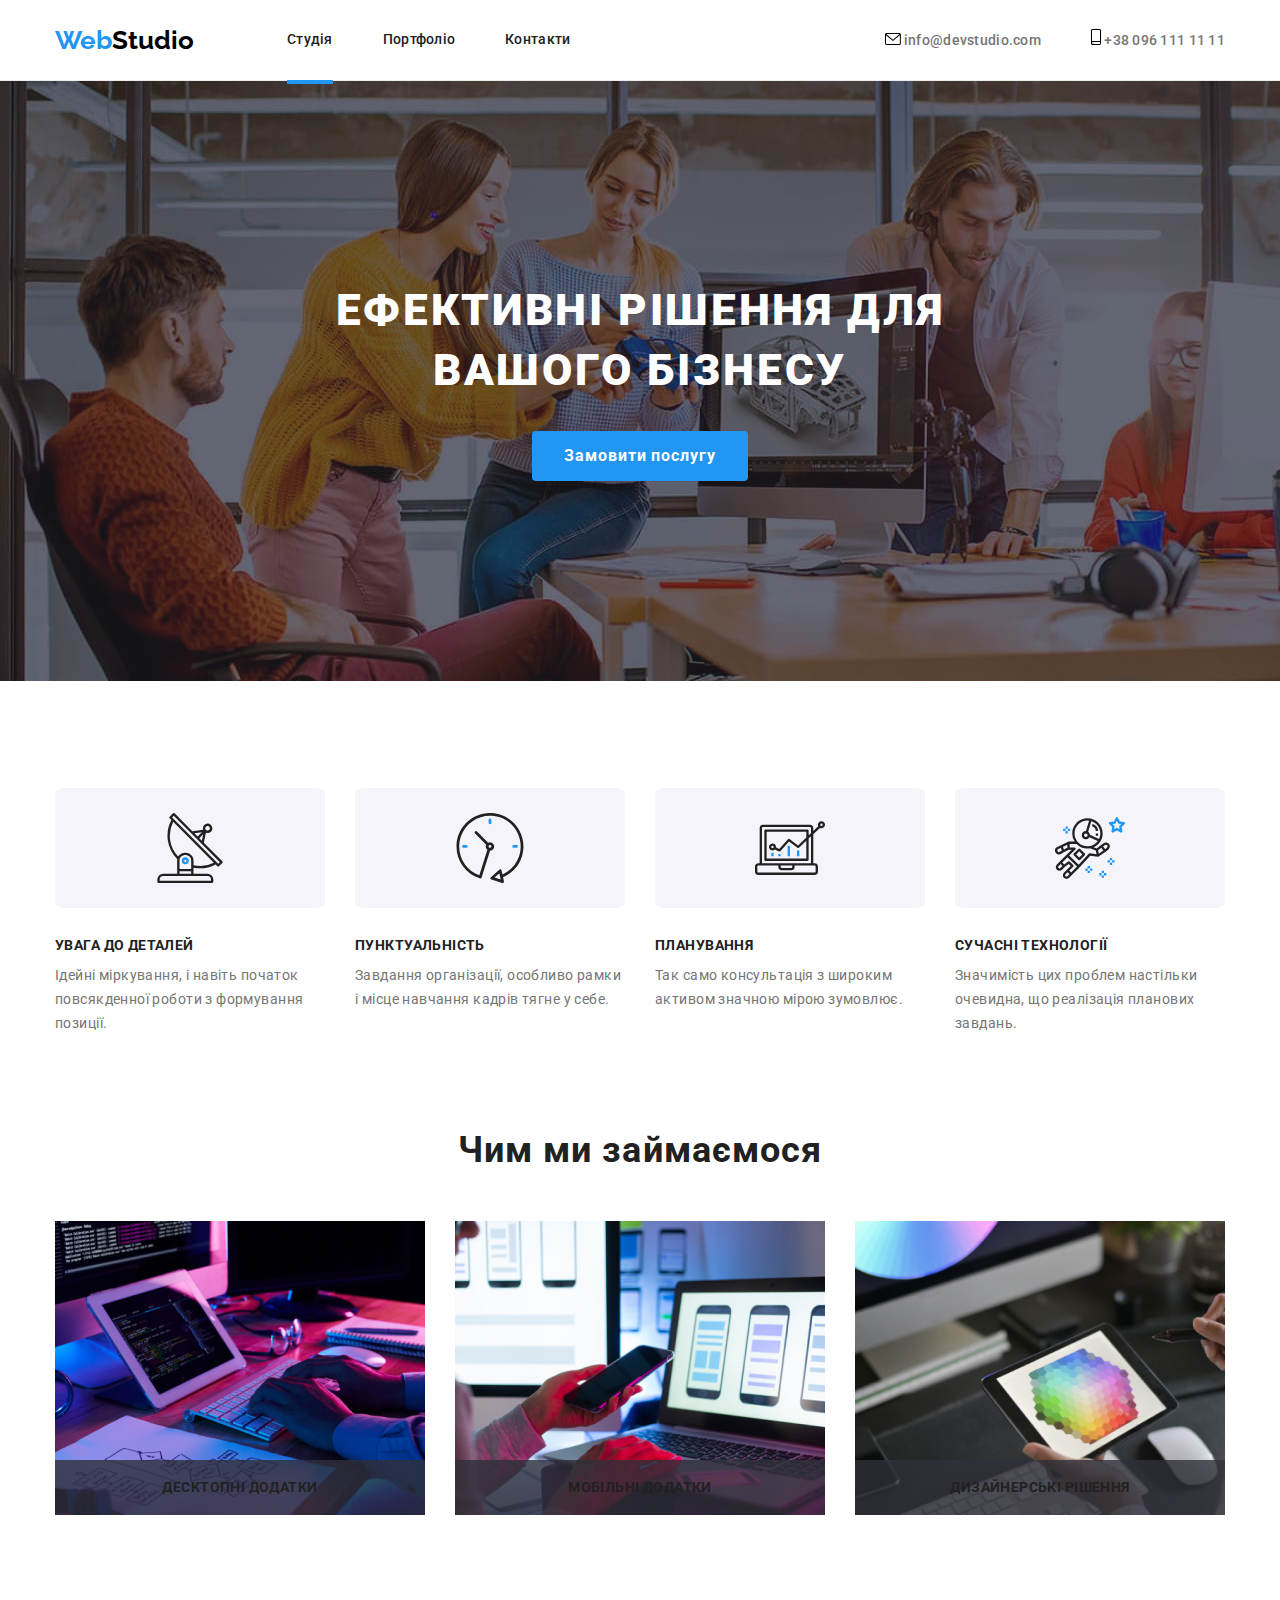
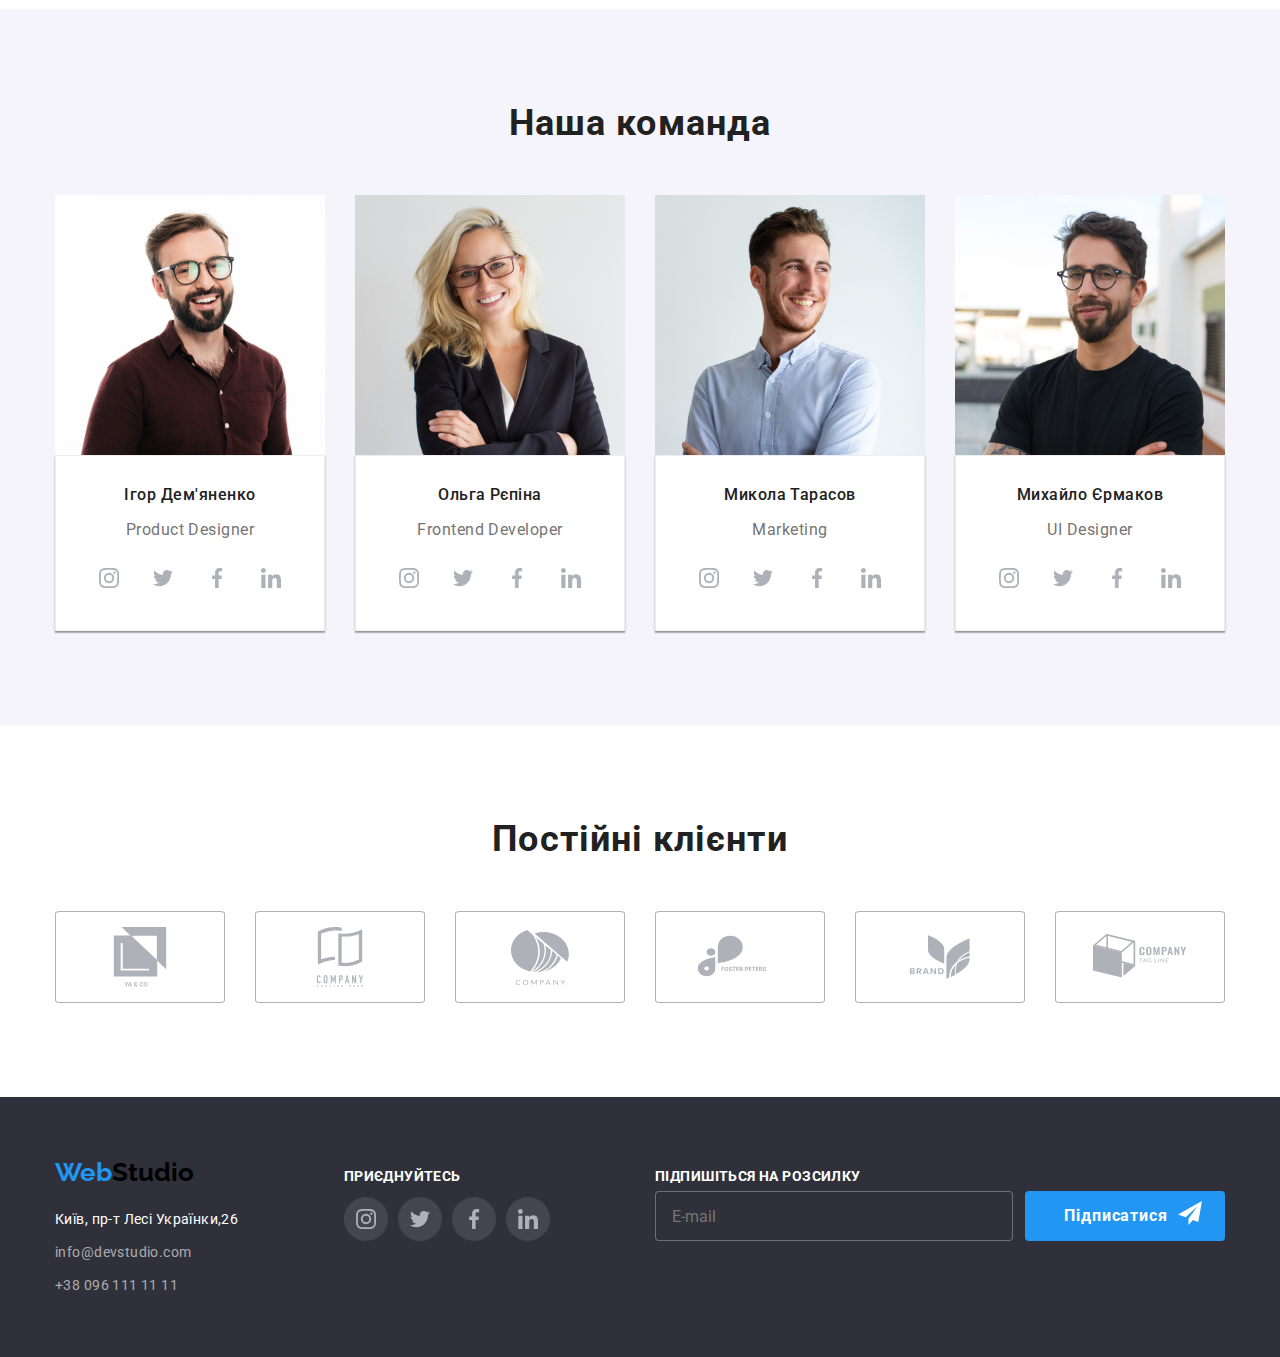
<file: index.html>
<!DOCTYPE html>
<html lang="uk">
  <head>
    <meta charset="UTF-8" />
    <meta http-equiv="X-UA-Compatible" content="IE=edge" />
    <meta name="viewport" content="width=device-width, initial-scale=1.0" />
    <title>студія</title>
    <link rel="stylesheet" href="https://fonts.googleapis.com/css2?family=Raleway:wght@700&family=Roboto:wght@400;500;700;900&display=swap">
    <link rel="stylesheet" href=" https://cdnjs.cloudflare.com/ajax/libs/modern-normalize/1.1.0/modern-normalize.min.css">
    <link rel="stylesheet" href="./css/styles.css">
    <link rel="stylesheet" href="./css/main.min.css">
  </head>
  <body>
 <section class="section-header">
    <div class="container section-header__container"> 
      <header class="header section-header__header">
        <nav class="section-header__menu">
          <span class="logo"> <a href="/" class="logo__web">Web<span class="logo__studio">Studio</span></a></span>
    
          <ul class="navigation">
            <li class="navigation__item index-main"> <a href="#" class="navigation__link">Студія</a></li>
            <li class="navigation__item"><a href="./portfolio.html" class="navigation__link">Портфоліо</a></li>
            <li class="navigation__item"><a href="#" class="navigation__link">Контакти</a></li>
          </ul>
    
          <ul class="contact">
            <li class="contact__item"><a href="mailto:" class="contact__adress-item"> 
              <svg class="contact__post-icon" width="16px" height="12px">
                <use href="./images/icons.svg#icon-envelope-hover"></use>
              </svg>
              info@devstudio.com </a></li>
           
              <li class="contact__item"><a href="tel:+380961111111" class="contact__adress-item">
              <svg class="contact__post-icon" width="10px" height="16px">
                <use href="./images/icons.svg#icon-smartphone"></use>
              </svg>
              +38 096 111 11 11</a></li>
          </ul>
        </nav>
      </header>
      </div>
      </section>

    <main>
      <!-----------------------------HERO------------------------>
    <section class="hero">
          <div class="container hero__container">
          <h1 class="hero__slogan">Ефективні рішення для вашого бізнесу</h1>
          <button type="button" class="hero__button-order" data-modal-open>Замовити послугу</button>
        </div>
    </section>
     <!-------------------------PREFERENS----------------->
        <section class="preferens">
        <div class="container">
        <h2 class="hide">переваги</h2>
        <ul class="preferens-icons">
          <li class="preferens-point">
            <svg class="second-icon" width="70px" height="70px">
              <use href="./images/icons.svg#icon-antenna"></use>
            </svg>
          </li>

          <li class="preferens-point">
            <svg class="second-icon" width="70px" height="70px">
              <use href="./images/icons.svg#icon-clock"></use>
            </svg>
          </li>
          <li class="preferens-point">
            <svg class="second-icon" width="70px" height="70px">
              <use href="./images/icons.svg#icon-diagram"></use>
            </svg>
          </li>
          <li class="preferens-point">
          <svg class="second-icon" width="70px" height="70px">
          <use href="./images/icons.svg#icon-astronaut"></use>
          </svg></li>

        </ul>

        <ul class="list-preferens">
          <li class="caption-text">
            <h3 class="caption">УВАГА ДО ДЕТАЛЕЙ</h3>
            <p class="text">Ідейні міркування, і навіть початок повсякденної роботи з формування позиції.</p>
          </li>
          <li class="caption-text">
            <h3 class="caption">ПУНКТУАЛЬНІСТЬ</h3>
            <p class="text">Завдання організації, особливо рамки і місце навчання кадрів тягне у себе.</p>
          </li>
          <li class="caption-text">
            <h3 class="caption">ПЛАНУВАННЯ</h3>
            <p class="text">Так само консультація з широким активом значною мірою зумовлює.</p>
          </li>
          <li class="caption-text">
            <h3 class="caption">СУЧАСНІ ТЕХНОЛОГІЇ</h3>
            <p class="text">Значимість цих проблем настільки очевидна, що реалізація планових завдань.</p>
          </li>
        </ul>
        </div>
      </section>
      
     <!----------------------------EXAMPLE----------------->
      <section class="section container-example">
        <div class="container">
        <h2 class="subtitle"> Чим ми займаємося</h2>
        <ul class="list-example">
          <li class="image-example">
            <div class="position">
            <img src="images/box1.jpg" alt="монітор, клавіатура" width="370" height="294" />
            <p class="text-doing">десктопні додатки</p>
          </div>
             

          </li>
          <li class="image-example">
            <div class="position">
              <img src="images/box2.jpg" alt="телефон і ноутбук" width="370" height="294" />
        
                <p class="text-doing">мобільні додатки</p>
              </div>
             
            </li>
          <li class="image-example">
            <div class="position">
              <img src="images/box3.jpg" alt="планшет" width="370" height="294" />
              
                <p class="text-doing">дизайнерські рішення</p>
            
              </div>
            </li>
        </ul>
        </div>
        </section>
      
    <!----------------------------TEAM----------------->
        <section class="section container-team">
        <div class="container ">
        
        <h2 class="submite-text">Наша команда</h2>
        <ul class="list-style">
          <li class="card">
            <img src="images/teamcard1.jpg" alt="ігор дем'яненко" class="no-gap" width="270" height="260" />
            <div class="wrapper-team"> 
              <h3 class="headline">Ігор Дем'яненко</h3>
            <p class="headline-text">Product Designer</p>
            <ul class="soc-list">
            <li class="soc-item">
              <a class="soc-link" href="#">
                <svg class="icon" width="20px" height="20px">
                  <use href="./images/icons.svg#icon-instagram"></use>
                </svg>
              </a>
            </li>
            <li class="soc-item">
              <a class="soc-link" href="#">
                <svg class="icon" width="20px" height="20px">
                  <use href="./images/icons.svg#icon-twitter"></use>
                </svg>
              </a>
            </li>
            <li class="soc-item">
              <a class="soc-link" href="#">
                <svg class="icon" width="20px" height="20px">
                  <use  href="./images/icons.svg#icon-facebook"></use>
                </svg>
              </a>
            </li>
            <li class="soc-item">
              <a class="soc-link" href="#">
                <svg class="icon" width="20px" height="20px">
                  <use href="./images/icons.svg#icon-linkedinnew"></use>
                </svg>
              </a>
            </li>
          </ul>
          </div>
          </li>
          
          <li class="card">
            <img src="images/teamcard2.jpg" alt="ольга рєпіна" class="no-gap" width="270" height="260" />
            <div class="wrapper-team"><h3 class="headline">Ольга Рєпіна</h3>
            <p class="headline-text">Frontend Developer</p>
            <ul class="soc-list">
              <li class="soc-item">
                <a class="soc-link" href="#">
                  <svg class="icon" width="20px" height="20px">
                    <use href="./images/icons.svg#icon-instagram"></use>
                  </svg>
                </a>
              </li>
              <li class="soc-item">
                <a class="soc-link" href="#">
                  <svg class="icon" width="20px" height="20px">
                    <use href="./images/icons.svg#icon-twitter"></use>
                  </svg>
                </a>
              </li>
              <li class="soc-item">
                <a class="soc-link" href="#">
                  <svg class="icon" width="20px" height="20px">
                    <use href="./images/icons.svg#icon-facebook"></use>
                  </svg>
                </a>
              </li>
              <li class="soc-item">
                <a class="soc-link" href="#">
                  <svg class="icon" width="20px" height="20px">
                    <use href="./images/icons.svg#icon-linkedinnew"></use>
                  </svg>
                </a>
              </li> 
            </ul>
            </div>
            </li>
          
          <li class="card">
            <img src="images/teamcard3.jpg" alt="микола тарасов" class="no-gap" width="270" height="260" />
          <div class="wrapper-team"> <h3 class="headline">Микола Тарасов</h3>
            <p class="headline-text">Marketing</p>
            <ul class="soc-list">
              <li class="soc-item">
                <a class="soc-link" href="#">
                  <svg class="icon" width="20px" height="20px">
                  <use href="./images/icons.svg#icon-instagram"></use>
                </svg>
                </a>
              </li>
              <li class="soc-item">
                <a class="soc-link" href="#">
                  <svg class="icon" width="20px" height="20px">
                    <use href="./images/icons.svg#icon-twitter"></use>
                  </svg>
                </a>
              </li>
              <li class="soc-item">
                <a class="soc-link" href="#">
                  <svg class="icon" width="20px" height="20px">
                    <use href="./images/icons.svg#icon-facebook"></use>
                  </svg>
                </a>
              </li>
              <li class="soc-item">
                <a class="soc-link" href="#">
                  <svg class="icon" width="20px" height="20px">
                    <use href="./images/icons.svg#icon-linkedinnew"></use>
                  </svg>
                </a>
              </li>
            </ul>
            </div>
            </li>
            
          </li>
          <li class="card">
            <img src="images/teamcard4.jpg" alt="михайло єрмаков" class="no-gap" width="270" height="260" />
            <div class="wrapper-team"><h3 class="headline">Михайло Єрмаков</h3>
            <p class="headline-text">UI Designer</p>
            <ul class="soc-list">
              <li class="soc-item">
                <a class="soc-link" href="#">
                  <svg class="icon" width="20px" height="20px">
                    <use href="./images/icons.svg#icon-instagram"></use>
                  </svg>
        
                </a>
              </li>
              <li class="soc-item">
                <a class="soc-link" href="#">
                  <svg class="icon" width="20px" height="20px">
                    <use href="./images/icons.svg#icon-twitter"></use>
                  </svg>
                </a>
              </li>
              <li class="soc-item">
                <a class="soc-link" href="#">
                  <svg class="icon" width="20px" height="20px">
                    <use href="./images/icons.svg#icon-facebook"></use>
                  </svg>
                </a>
              </li>
              <li class="soc-item">
                <a class="soc-link" href="#">
                  <svg class="icon" width="20px" height="20px">
                    <use href="./images/icons.svg#icon-linkedinnew"></use>
                  </svg>
                </a>
              </li>
            </ul>
            </div>
            </li>
        </ul>
        </div>
      </section> 
    
    <!-----------------------------CUSTOMERS----------------->
       <section class="section">
          <div class="container ">
          
            <h2 class="container__submite-text">Постійні клієнти</h2>
            <ul class="customers">
              <li class="custumers__item">
                <a class="customers__link" href="#">
                  <svg class="customers__icon" width="106px" height="60px">
                    <use href="./images/icons.svg#icon-ya"></use>
                  </svg>
                </a>
              </li>
             
              <li class="custumers__item">
                <a class="customers__link" href="#">
                  <svg class="customers__icon" width="106px" height="60px">
                    <use href="./images/icons.svg#icon-companytag"></use>
                  </svg>
                </a>
              </li>
              <li class="custumers__item">
                <a class="customers__link" href="#">
                  <svg class="customers__icon" width="106px" height="60px">
                    <use href="./images/icons.svg#icon-company"></use>
                  </svg>
                </a>
              </li>

              <li class="custumers__item">
                <a class="customers__link" href="#">
                  <svg class="customers__icon" width="106px" height="60px">
                    <use href="./images/icons.svg#icon-foster"></use>
                  </svg>
                </a>
              </li>

              <li class="custumers__item">
                <a class="customers__link" href="#">
                  <svg class="customers__icon" width="106px" height="60px">
                    <use href="./images/icons.svg#icon-brand"></use>
                  </svg>
                </a>
              </li>

              <li class="custumers__item">
                <a class="customers__link" href="#">
                  <svg class="customers__icon" width="106px" height="60px">
                    <use href="./images/icons.svg#icon-companyline"></use>
                  </svg>
                </a>
              </li>

            </ul>
            </div>
       </section>
    </main>

<div class="backdrop is-hidden" data-modal>
  <div class="modal">
    <button class="modal-close"data-modal-close > 
      <svg class="icon-close" width="18px" height="18px"><use href="./images/icons.svg#icon-close"></use></svg>
    </button>
    <p class="modal-title">Залиште свої дані, ми вам передзвонимо</p>
   
    <form class="modal-form">

      <div class="form-wrapper">
      <label for="user-text" class="input-label"> Ім'я</label>
      <span class="input-wrapper">
      <input type="text" id="user-text"  name="user-name" class="modal-input" required/>
      <svg class="modal-icon" width="18px" height="18px">
        <use href="./images/icons.svg#icon-person-black"></use> </svg>
        </span>
      </div>

      <div class="form-wrapper">
      <label for="user-email" class="input-label">Пошта</label>
      <span class="input-wrapper">
      <input type="email" id="user-email" name="user-email" class="modal-input" required/>
          <svg class="modal-icon" width="18px" height="18px">
            <use href="./images/icons.svg#icon-email-black"></use>
          </svg>
      </span>
          </div>
        
      <div class="form-wrapper">
      <label for="user-tel" class="input-label">Телефон </label>
      <span class="input-wrapper">
      <input type="tel" id="user-tel" name="user-tel" class="modal-input" required/>
      <svg class="modal-icon" width="18px" height="18px">
        <use href="./images/icons.svg#icon-phone-black"></use>
      </svg>
      </span>
      </div>
    
      <div class="form-wrapper"> 
  <label for="user-comment" class="input-label">Коментар</label>
  <textarea name="user-text"
   id="user-comment" 
   class="modal-comment"
   placeholder="Введіть текст"
   ></textarea>
</div>

<div class="form-wrapper-check">
 <input 
 type="checkbox" 
 name="agree" id="agree" 
 class="modal-checkbox hide"
 required/>
 <label for="agree"
  class="check-text">
  <span>
    <svg class="icon-check" width="16px" height="15px">
    <use href="./images/icons.svg#icon-check"></use>
  </svg>
</span>
  <p class="agreement">Погоджуюсь з розсилкою та приймаю</p> <a href="#"class="check-link">Умови договору</a>
</label>
</div>
      <button type="submit" class="button-subscribe"> Відправити</button>
    </form>
  </div>
</div>

    <footer class="footer">
      <div class="container footer__container">
        <div class="footer__details">
        <span class="logo"> <a href="/" class="logo__web">Web<span class="logo__studio">Studio</span></a></span>
        <ul class="address">
          <li class="address__point"> <a class="address__item" href="#">Київ, пр-т Лесі Українки,26 </a></li>
          <li class="address__point"> <a class="address__mail" href="mailto:">info@devstudio.com</a></li>
          <li class="address__point"> <a class="address__tel" href="tel:+380961111111">+38 096 111 11 11</a></li>
        </ul>
        </div>

        <div class="join">
          <h4 class="join__title">ПРИЄДНУЙТЕСЬ</h4>
          <ul class="soc-list join__list">
            <li class="soc-item join__item">
              <a class="soc-link join__link" href="#">
                <svg class="icon join__icon" width="20px" height="20px">
                  <use href="./images/icons.svg#icon-instagram"></use>
                </svg>
              </a>
            </li>
            <li class="soc-item join__item">
              <a class="soc-link join__link" href="#">
                <svg class="icon join__icon" width="20px" height="20px">
                  <use href="./images/icons.svg#icon-twitter"></use>
                </svg>
              </a>
            </li>
            <li class="soc-item join__item">
              <a class="soc-link join__link" href="#">
                <svg class="icon  join__icon" width="20px" height="20px">
                  <use href="./images/icons.svg#icon-facebook"></use>
                </svg>
              </a>
            </li>
            <li class="soc-item join__item">
              <a class="soc-link join__link" href="#">
                <svg class="icon  join__icon" width="20px" height="20px">
                  <use href="./images/icons.svg#icon-linkedinnew"></use>
                </svg>
              </a>
            </li>
          </ul>
        </div>

     <div class="footer-wrapper">
      <p class="input-label-footer ">підпишіться на розсилку</p>
      <form class="modal-footer">
         <span class="input-wrapper">
          <input type="text"  name="footer-email" class="footer-input" placeholder="E-mail"/>
         </span>
       
          <button type="submit" class="footer-button-wrapper">Підписатися
            <svg class="icon-send" width="24px" height="24px">
              <use href="./images/icons.svg#icon-send"></use>
            </svg>
          </button>
        </form>
        </div>
        </div>
    </footer>
    <script src="./js/modal.js"></script>
  </body>
</html>
</file>
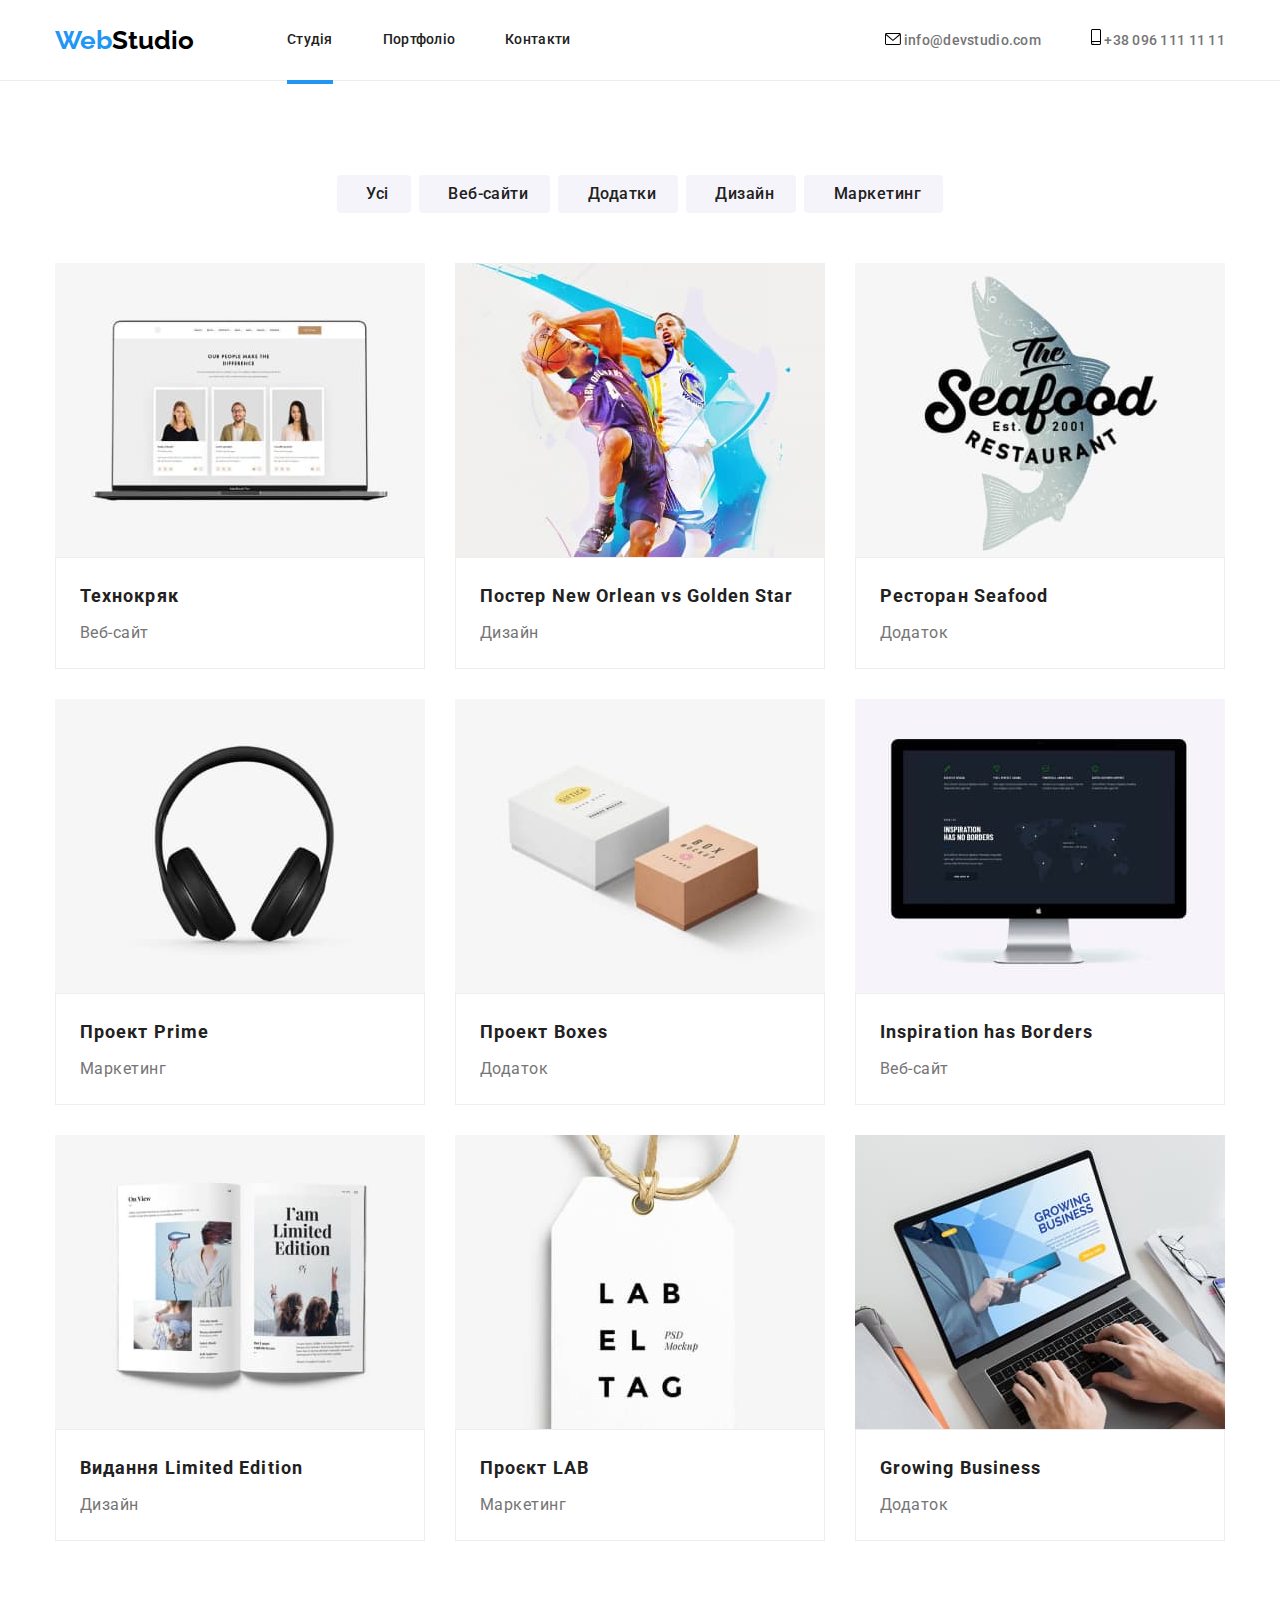
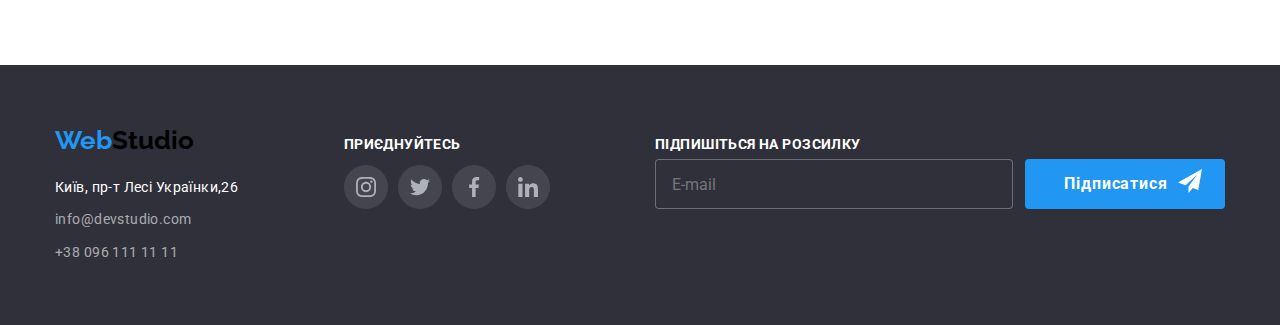
<file: portfolio.html>
<!DOCTYPE html>
<html lang="uk">

<head>
    <meta charset="UTF-8" />
    <meta http-equiv="X-UA-Compatible" content="IE=edge" />
    <meta name="viewport" content="width=device-width, initial-scale=1.0" />
    <title>портфоліо</title>
    <link href="https://fonts.googleapis.com/css2?family=Raleway:wght@700&family=Roboto:wght@400;500;700;900&display=swap" rel="stylesheet">
    <link rel="stylesheet" href=" https://cdnjs.cloudflare.com/ajax/libs/modern-normalize/1.1.0/modern-normalize.min.css">
    <link rel="stylesheet" href="./css/styles.css">
    <link rel="stylesheet" href="./css/main.min.css">
   
</head>

<body>
<section class="section-header">
    <div class="container section-header__container">
        <header class="header section-header__header">
            <nav class="section-header__menu">
                <span class="logo"> <a href="/" class="logo__web">Web<span class="logo__studio">Studio</span></a></span>

                <ul class="navigation">
                    <li class="navigation__item index-main"> <a href="#" class="navigation__link">Студія</a></li>
                    <li class="navigation__item"><a href="./portfolio.html" class="navigation__link">Портфоліо</a></li>
                    <li class="navigation__item"><a href="#" class="navigation__link">Контакти</a></li>
                </ul>

                <ul class="contact">
                    <li class="contact__item"><a href="mailto:" class="contact__adress-item">
                            <svg class="contact__post-icon" width="16px" height="12px">
                                <use href="./images/icons.svg#icon-envelope-hover"></use>
                            </svg>
                            info@devstudio.com </a></li>

                    <li class="contact__item"><a href="tel:+380961111111" class="contact__adress-item">
                            <svg class="contact__post-icon" width="10px" height="16px">
                                <use href="./images/icons.svg#icon-smartphone"></use>
                            </svg>
                            +38 096 111 11 11</a></li>
                </ul>
            </nav>
        </header>
    </div>
</section>

    <main>
        <section class="section">
            <div class="container container-main">
        <h1 class="hide">фільтри</h1>
            <ul class="list-filter"> 
                <li class="filter">
                <button type="button" class="filter-item">Усі</button></li>
                <li class="filter">
                <button type="button" class="filter-item">Веб-сайти</button></li>
                <li class="filter">
                <button type="button" class="filter-item">Додатки</button></li>
                <li class="filter">
                <button type="button" class="filter-item">Дизайн</button>
                </li>
                <li class="filter">
                <button type="button" class="filter-item">Маркетинг</button>
                </li> 
            </ul>
             <h2 class="hide">основне</h2>

            <ul class="filter-example">
                <li  class="info"> <a href="#"class="text-link">
                <div class="overlay"> <img src="images/example1.jpg" alt="працівники" class="no-gap" width="370" height="294" />
                <p class="overlay-text">Ресурс пропонує комплексні пропозиції з різним рівнем функціоналу та сервісів. Все це дозволить
                    відвідувачу отримати вичерпні відомості про компанію чи приватну особу.</p></div>
                    <div class="wrapper"> <h3 class="info-title">Технокряк</h3>
                    <p class="info-text">Веб-сайт</p>
                   
                </div>
                </a>
                   
                </li>
                <li  class="info"> <a href="#"class="text-link">
                 <div class="overlay"> <img src="images/example2.jpg" alt="баскетболісти" class="no-gap" width="370" height="294" />
                <p class="overlay-text">Ресурс пропонує комплексні пропозиції з різним рівнем функціоналу та сервісів. Все це дозволить
                    відвідувачу отримати вичерпні відомості про компанію чи приватну особу.</p>
                </div>
                 <div class="wrapper"><h3 class="info-title">Постер New Orlean vs Golden Star</h3>
                    <p class="info-text">Дизайн</p>
                </div>
                </a>   
                </li>

                

                <li class="info"><a href="#"class="text-link" >
                <div class="overlay"> <img src="images/example3.jpg" alt="риба" class="no-gap" width="370" height="294" />
                <p class="overlay-text">Ресурс пропонує комплексні пропозиції з різним рівнем функціоналу та сервісів. Все це дозволить
                    відвідувачу отримати вичерпні відомості про компанію чи приватну особу.</p>
                </div>
                    <div class="wrapper"> <h3 class="info-title">Ресторан Seafood</h3>
                    <p class="info-text">Додаток</p>
                </div>
                </a>
                      </li>

                <li class="info"><a href="#"class="text-link">
                <div class="overlay"> <img src="images/example4.jpg" alt="наушники" class="no-gap" width="370" height="294" />
                <p class="overlay-text">Ресурс пропонує комплексні пропозиції з різним рівнем функціоналу та сервісів. Все це дозволить
                    відвідувачу отримати вичерпні відомості про компанію чи приватну особу.</p>
                </div>
                    <div class="wrapper"><h3 class="info-title"> Проект Prime </h3>
                    <p class="info-text"> Маркетинг</p> 
                </div>
                </a>
                    
                </li>

                <li class="info"><a href="#"class="text-link">
                <div class="overlay">  <img src="images/example5.jpg" alt="коробки" class="no-gap" width="370" height="294" />
                <p class="overlay-text">Ресурс пропонує комплексні пропозиції з різним рівнем функціоналу та сервісів. Все це дозволить
                    відвідувачу отримати вичерпні відомості про компанію чи приватну особу.</p>
                </div>
                    <div class="wrapper"> <h3 class="info-title">Проект Boxes</h3>
                    <p class="info-text"> Додаток</p> 
                </div>
                </a>
                </li>

                <li class="info"><a href="#"class="text-link">
                <div class="overlay"> <img src="images/example6.jpg" alt="монітор" class="no-gap" width="370" height="294" />
                <p class="overlay-text">Ресурс пропонує комплексні пропозиції з різним рівнем функціоналу та сервісів. Все це дозволить
                    відвідувачу отримати вичерпні відомості про компанію чи приватну особу.</p>
                </div>
                    <div class="wrapper"> <h3 class="info-title">Inspiration has Borders</h3>
                <p class="info-text">Веб-сайт</p>
                </div>
                </a>
               </li>

        <li class="info"><a href="#"class="text-link">
        <div class="overlay"> <img src="images/example7.jpg" alt="відкрита книга" class="no-gap" width="370" height="294" />
        <p class="overlay-text">Ресурс пропонує комплексні пропозиції з різним рівнем функціоналу та сервісів. Все це дозволить
            відвідувачу отримати вичерпні відомості про компанію чи приватну особу.</p>
        </div>
            <div class="wrapper"> <h3 class="info-title">Видання Limited Edition</h3>
            <p class="info-text">Дизайн</p>
            </div>
            </a>
        </li>
        <li class="info"><a href="#"class="text-link">
        <div class="overlay"> <img src="images/example8.jpg" alt="лейб" class="no-gap" width="370" height="294" />
        <p class="overlay-text">Ресурс пропонує комплексні пропозиції з різним рівнем функціоналу та сервісів. Все це дозволить
            відвідувачу отримати вичерпні відомості про компанію чи приватну особу.</p>
        </div>
            <div class="wrapper"><h3 class="info-title">Проєкт LAB</h3>
            <p class="info-text">Маркетинг</p></div>
            </a>
        </li>
        <li class="info"><a href="#" class="text-link">
        <div class="overlay"> <img src="images/example9.jpg" alt="ноутбук" class="no-gap" width="370" height="294" />
        <p class="overlay-text">Ресурс пропонує комплексні пропозиції з різним рівнем функціоналу та сервісів. Все це дозволить
            відвідувачу отримати вичерпні відомості про компанію чи приватну особу.</p>
        </div>
            <div class="wrapper"><h3 class="info-title">Growing Business</h3>
            <p class="info-text">Додаток</p> 
            </div>
            </a>
        </li>
        </ul>
    </div>
    </section>
       
    </main>


    
<footer class="footer">
    <div class="container footer__container">
        <div class="footer__details">
            <span class="logo"> <a href="/" class="logo__web">Web<span class="logo__studio">Studio</span></a></span>
            <ul class="address">
                <li class="address__point"> <a class="address__item" href="#">Київ, пр-т Лесі Українки,26 </a></li>
                <li class="address__point"> <a class="address__mail" href="mailto:">info@devstudio.com</a></li>
                <li class="address__point"> <a class="address__tel" href="tel:+380961111111">+38 096 111 11 11</a></li>
            </ul>
        </div>

        <div class="join">
            <h4 class="join__title">ПРИЄДНУЙТЕСЬ</h4>
            <ul class="soc-list join__list">
                <li class="soc-item join__item">
                    <a class="soc-link join__link" href="#">
                        <svg class="icon join__icon" width="20px" height="20px">
                            <use href="./images/icons.svg#icon-instagram"></use>
                        </svg>
                    </a>
                </li>
                <li class="soc-item join__item">
                    <a class="soc-link join__link" href="#">
                        <svg class="icon join__icon" width="20px" height="20px">
                            <use href="./images/icons.svg#icon-twitter"></use>
                        </svg>
                    </a>
                </li>
                <li class="soc-item join__item">
                    <a class="soc-link join__link" href="#">
                        <svg class="icon  join__icon" width="20px" height="20px">
                            <use href="./images/icons.svg#icon-facebook"></use>
                        </svg>
                    </a>
                </li>
                <li class="soc-item join__item">
                    <a class="soc-link join__link" href="#">
                        <svg class="icon  join__icon" width="20px" height="20px">
                            <use href="./images/icons.svg#icon-linkedinnew"></use>
                        </svg>
                    </a>
                </li>
            </ul>
        </div>

        <div class="footer-wrapper">
            <p class="input-label-footer ">підпишіться на розсилку</p>
            <form class="modal-footer">
                <span class="input-wrapper">
                    <input type="text" name="footer-email" class="footer-input" placeholder="E-mail" />
                </span>

                <button type="submit" class="footer-button-wrapper">Підписатися
                    <svg class="icon-send" width="24px" height="24px">
                        <use href="./images/icons.svg#icon-send"></use>
                    </svg>
                </button>
            </form>
        </div>
    </div>
</footer>
<script src="./js/modal.js"></script>
</body>

</html>
</file>
<file: css/styles.css>
/*-----------------------------------------HERO----------------*/


/*---------------------------------------PREFERENTS---------------*/

/*---------------------------------------EXAMPLE---------------*/

/*---------------------------------------CUSTOMERS---------------*/
</file>
<file: css/main.min.css>
:root{--brand-color: #2196F3;--main-color: #212121;--white-color: #FFFFFF;--text-color: #757575;--font-text: "Roboto";--font-logo: "Raleway"}html{-webkit-box-sizing:border-box;box-sizing:border-box}*,*::before,*::after{-webkit-box-sizing:inherit;box-sizing:inherit}.container{width:1200px;padding-left:15px;padding-right:15px;margin-left:auto;margin-right:auto}body{color:var(--main-color);font-family:var(--font-text);margin:0}.hide{display:none;margin:0}.section-header{border-bottom-width:1px;border-bottom-style:solid;border-block-color:#ececec}.container{width:1200px;padding-left:15px;padding-right:15px;margin-left:auto;margin-right:auto}.section-header__menu{display:-webkit-box;display:-ms-flexbox;display:flex;-webkit-box-align:center;-ms-flex-align:center;align-items:center}.logo__web{color:var(--brand-color);font-family:var(--font-logo);font-size:26px;line-height:1.19;text-decoration:none;list-style:none;font-weight:700}.logo__studio{color:#000;font-family:var(--font-logo);font-size:26px;line-height:1.19;text-decoration:none;list-style:none;font-weight:700}.navigation{display:-webkit-box;display:-ms-flexbox;display:flex;position:relative;text-decoration:none;list-style:none;margin-left:93px;margin-top:0px;margin-bottom:0px;background:none;padding:0}.index-main::after{position:absolute;content:"";display:block;width:46px;height:4px;background-color:#2196f3}.portfolio-main::after{position:absolute;content:"";display:block;width:76px;height:4px;background-color:#2196f3}.navigation__item{color:var(--main-color);cursor:pointer;font-size:16px;line-height:1.62;letter-spacing:.03em;text-decoration:none;list-style:none}.navigation__item:not(:last-child){margin-right:50px}.navigation__link{display:block;color:var(--main-color);font-style:normal;font-family:var(--font-text);font-weight:500;font-size:14px;line-height:1.14;letter-spacing:.02em;padding-top:32px;padding-bottom:32px;-webkit-transition-property:color;transition-property:color;-webkit-transition-duration:250ms;transition-duration:250ms;text-decoration:none;list-style:none}.navigation .navigation__link:hover{color:var(--brand-color);background:none}.navigation .navigation__link:focus{color:var(--brand-color);background:none}.contact{display:-webkit-box;display:-ms-flexbox;display:flex;text-decoration:none;list-style:none;margin-left:auto;margin-top:0px;margin-bottom:0px;padding:0}.contact__item{color:var(--main-color);cursor:pointer;font-size:16px;line-height:1.62;letter-spacing:.03em;text-decoration:none;list-style:none}.contact .contact__item+.contact__item{margin-left:50px}.contact__adress-item{color:var(--text-color);font-family:var(--font-text);font-style:normal;font-size:14px;line-height:1.14;letter-spacing:.02em;font-weight:500;text-decoration:none;list-style:none;-webkit-transition-property:color;transition-property:color;-webkit-transition-duration:250ms;transition-duration:250ms}.contact__adress-item:hover{color:var(--brand-color);fill:var(--brand-color)}.contact__adress-item:focus{color:var(--brand-color);fill:var(--brand-color)}.hero{height:600px;max-width:1600px;margin-left:auto;margin-right:auto;background-image:-webkit-gradient(linear, left top, right top, from(rgba(47, 48, 58, 0.4)), to(rgba(47, 48, 58, 0.4))),url("../images/фон.jpg");background-image:linear-gradient(to right, rgba(47, 48, 58, 0.4), rgba(47, 48, 58, 0.4)),url("../images/фон.jpg");background-color:#2f303a;background-size:cover;background-repeat:no-repeat;padding-top:200px;padding-bottom:200px}.hero__slogan{color:var(--white-color);font-size:44px;font-weight:900;line-height:1.36;text-align:center;letter-spacing:.06em;text-transform:uppercase;margin-right:auto;margin-left:auto;margin-top:0;margin-right:auto;margin-bottom:auto;width:696px}.hero__button-order{color:var(--white-color);background-color:var(--brand-color);cursor:pointer;font-size:16px;font-weight:700;line-height:1.87;display:block;-webkit-box-align:center;-ms-flex-align:center;align-items:center;letter-spacing:.06em;border-radius:4px;border:none;padding-top:10px;padding-right:32px;padding-bottom:10px;padding-left:32px;text-align:center;margin-top:30px;margin-bottom:0px;margin-right:auto;margin-left:auto;-webkit-transition-property:color,background-color;transition-property:color,background-color;-webkit-transition-duration:250ms;transition-duration:250ms}.hero__button-order:hover{color:var(--brand-color);background-color:var(--white-color)}.hero__button-order:focus{color:var(--brand-color);background-color:var(--white-color)}.preferens-icons{display:-webkit-box;display:-ms-flexbox;display:flex;-webkit-box-pack:center;-ms-flex-pack:center;justify-content:center;gap:30px;margin-top:0;margin-bottom:30px;padding:0}.preferens-point{width:270px;height:120px;text-decoration:none;list-style:none;display:-webkit-box;display:-ms-flexbox;display:flex;-webkit-box-pack:center;-ms-flex-pack:center;justify-content:center;-webkit-box-align:center;-ms-flex-align:center;align-items:center;background-color:#f5f4fa;border-radius:4%;margin:0;padding:0}img{margin:0;padding:0;display:block;max-width:100%;height:auto}.preferens{padding-top:107px}.caption{margin-top:0px;margin-bottom:10px}.list-preferens{display:-webkit-box;display:-ms-flexbox;display:flex;padding:0;margin:0}.caption-text{display:block;width:270px}.caption-text:not(:last-child){margin-right:30px}.caption{color:var(--main-color);font-size:14px;line-height:1.14;letter-spacing:.03em;text-transform:uppercase;text-decoration:none;list-style:none;text-align:left}.text{color:var(--text-color);font-size:14px;line-height:1.71;letter-spacing:.03em;text-decoration:none;list-style:none;margin-top:0;margin-bottom:0;text-align:left}.image-example{position:relative}.image-example:not(:last-child){margin-right:30px}.text-doing{position:absolute;bottom:0;right:50%;-webkit-transform:translate(50%);transform:translate(50%);font-family:var(--font-text);font-weight:700;font-size:14px;line-height:1.14px;text-align:center;letter-spacing:.03em;text-transform:uppercase;color:var(--wite-color);background-color:rgba(47,48,58,.8);margin:0;padding:0;padding-top:27px;padding-bottom:27px;width:370px}.section{padding-top:94px;padding-bottom:94px}.subtitle{color:var(--main-color);font-size:36px;line-height:1.16;text-align:center;letter-spacing:.03em;text-decoration:none;list-style:none;margin-top:0;margin-bottom:50px;font-family:var(--font-text)}.list-example{display:-webkit-box;display:-ms-flexbox;display:flex;-ms-flex-wrap:wrap;flex-wrap:wrap;text-align:center;-webkit-box-pack:center;-ms-flex-pack:center;justify-content:center;margin:0;padding:0;text-decoration:none;list-style:none}.container-team{background:#f5f4fa}.list-style{display:-webkit-box;display:-ms-flexbox;display:flex;-ms-flex-wrap:wrap;flex-wrap:wrap;text-align:center;-webkit-box-pack:center;-ms-flex-pack:center;justify-content:center;margin-top:50px;margin-bottom:0;padding-top:0;padding-left:0;padding-left:0;padding-bottom:0;text-decoration:none;list-style:none}.headline{margin-top:30px;margin-bottom:10px}.submite-text{font-family:var(--font-text);color:var(--main-color);font-size:36px;line-height:1.16;text-align:center;letter-spacing:.03em;text-decoration:none;list-style:none;padding:0;margin:0}.soc-list{display:-webkit-box;display:-ms-flexbox;display:flex;-webkit-box-pack:center;-ms-flex-pack:center;justify-content:center;gap:10px;margin:0;padding:0}.soc-item{width:44px;height:44px;text-decoration:none;list-style:none}.soc-link{height:100%;border-radius:50%;display:-webkit-box;display:-ms-flexbox;display:flex;-webkit-box-align:center;-ms-flex-align:center;align-items:center;-webkit-box-pack:center;-ms-flex-pack:center;justify-content:center;color:#afb1b8;-webkit-transition-property:color,background-color;transition-property:color,background-color;-webkit-transition-duration:250ms;transition-duration:250ms}.soc-link:hover{background-color:#2196f3;color:var(--white-color)}.soc-link:focus{background-color:#2196f3;color:var(--white-color)}.icon{fill:currentColor}.team{margin-top:94px;margin-bottom:94px}.headline{text-align:center;color:var(--main-color);font-size:16px;font-weight:500;line-height:1.18;letter-spacing:.03em;text-decoration:none;list-style:none;margin-top:0;margin-bottom:10px}.headline-text{text-align:center;color:var(--text-color);font-size:16px;font-weight:400;line-height:1.18;letter-spacing:.03em;margin-bottom:16px}.wrapper-team{background-color:#fff;padding-top:30px;padding-bottom:30px;border-width:1px;border-style:solid;border-color:#eee;-webkit-box-shadow:0px 1px 3px rgba(0,0,0,.12),0px 1px 1px rgba(0,0,0,.14),0px 2px 1px rgba(0,0,0,.2);box-shadow:0px 1px 3px rgba(0,0,0,.12),0px 1px 1px rgba(0,0,0,.14),0px 2px 1px rgba(0,0,0,.2)}.card:not(:last-child){margin-right:30px}.customers{display:-webkit-box;display:-ms-flexbox;display:flex;-webkit-box-pack:center;-ms-flex-pack:center;justify-content:center;-webkit-box-align:center;-ms-flex-align:center;align-items:center;gap:30px;text-decoration:none;list-style:none;margin-top:50px;margin-bottom:0;padding:0}.container__submite-text{font-family:var(--font-text);color:var(--main-color);font-size:36px;line-height:1.16;text-align:center;letter-spacing:.03em;text-decoration:none;list-style:none;padding:0;margin:0}.customers__item{width:100%;height:100%;text-decoration:none;list-style:none}.customers__link{display:-webkit-box;display:-ms-flexbox;display:flex;-webkit-box-pack:center;-ms-flex-pack:center;justify-content:center;-webkit-box-align:center;-ms-flex-align:center;align-items:center;width:170px;height:92px;text-decoration:none;list-style:none;border-color:#afb1b8;border-style:solid;border-radius:3%;border-width:1px;fill:#afb1b8;-webkit-transition-property:fill,background-color;transition-property:fill,background-color;-webkit-transition-duration:250ms;transition-duration:250ms}.customers__link:hover{border-color:#2196f3;fill:#2196f3}.customers__link:focus{border-color:#2196f3;fill:#2196f3}.button{font-family:inherit}.filter .filter-item{color:var(--main-color);background-color:#f5f4fa;cursor:pointer;font-size:16px;font-weight:500;line-height:1.62;text-align:center;letter-spacing:.03em;padding-top:6px;padding-right:22px;padding-bottom:6px;padding-left:22pt;text-align:center;border:0;border-radius:4px;margin:0;-webkit-transition-property:color,background-color,-webkit-box-shadow;transition-property:color,background-color,-webkit-box-shadow;transition-property:color,background-color,box-shadow;transition-property:color,background-color,box-shadow,-webkit-box-shadow;-webkit-transition-duration:250ms;transition-duration:250ms}.filter .filter-item:hover{color:var(--white-color);background-color:var(--brand-color);-webkit-box-shadow:0px 3px 1px rgba(0,0,0,.1),0px 1px 2px rgba(0,0,0,.08),0px 2px 2px rgba(0,0,0,.12);box-shadow:0px 3px 1px rgba(0,0,0,.1),0px 1px 2px rgba(0,0,0,.08),0px 2px 2px rgba(0,0,0,.12)}.filter .filter-item:focus{color:var(--white-color);background-color:var(--brand-color);-webkit-box-shadow:0px 3px 1px rgba(0,0,0,.1),0px 1px 2px rgba(0,0,0,.08),0px 2px 2px rgba(0,0,0,.12);box-shadow:0px 3px 1px rgba(0,0,0,.1),0px 1px 2px rgba(0,0,0,.08),0px 2px 2px rgba(0,0,0,.12)}.list-filter{display:-webkit-box;display:-ms-flexbox;display:flex;-webkit-box-align:center;-ms-flex-align:center;align-items:center;-webkit-box-pack:center;-ms-flex-pack:center;justify-content:center;text-decoration:none;list-style:none;padding:0;margin-top:0;margin-bottom:0}.filter{margin:0}.list-filter .filter:not(:last-child){margin-right:8px}.filter-example{display:-webkit-box;display:-ms-flexbox;display:flex;-ms-flex-wrap:wrap;flex-wrap:wrap;text-align:center;-webkit-box-pack:center;-ms-flex-pack:center;justify-content:center;margin-top:50px;margin-bottom:0;padding:0;text-decoration:none;list-style:none}.info{margin-right:30px;margin-bottom:30px;text-decoration:none;list-style:none;-webkit-transition-property:-webkit-box-shadow;transition-property:-webkit-box-shadow;transition-property:box-shadow;transition-property:box-shadow, -webkit-box-shadow;-webkit-transition-duration:250ms;transition-duration:250ms;overflow:hidden}.info:hover{-webkit-box-shadow:0px 1px 1px rgba(0,0,0,.12),0px 4px 4px rgba(0,0,0,.06),1px 4px 6px rgba(0,0,0,.16);box-shadow:0px 1px 1px rgba(0,0,0,.12),0px 4px 4px rgba(0,0,0,.06),1px 4px 6px rgba(0,0,0,.16)}.info:nth-child(3n+3){margin-right:0}.info .info-title{margin-bottom:4px;margin-top:0;text-align:left;text-decoration:none;list-style:none}.info .info-title{color:var(--main-color);font-size:18px;line-height:2;letter-spacing:.06em;text-decoration:none;list-style:none;padding-left:24px;padding-right:24px}.info .info-text{color:var(--text-color);font-size:16px;line-height:1.87;letter-spacing:.03em;text-decoration:none;list-style:none;text-align:left;margin:0;padding-left:24px;padding-right:24px}.overlay{position:relative;overflow:hidden}.overlay:hover .overlay-text{opacity:1;-webkit-transform:translateY(0%);transform:translateY(0%)}.overlay:before{position:absolute;-webkit-transform:translate(-50%);transform:translate(-50%);opacity:0;display:inline-block;content:"";width:100%;height:100%}.overlay .overlay-text{position:absolute;top:0;left:0;text-align:left;opacity:1;display:block;content:"";width:100%;height:100%;margin:0;padding-left:29px;padding-right:19px;padding-top:45px;padding-bottom:38px;color:var(--white-color);background-color:rgba(33,150,243,.9);font-family:var(--font-text);font-style:normal;font-weight:400;font-size:18px;line-height:1.56;letter-spacing:.03em;overflow:hidden;background-color:rgba(33,150,243,.9);-webkit-transform:translateY(100%);transform:translateY(100%);-webkit-transition:-webkit-transform 400ms linear;transition:-webkit-transform 400ms linear;transition:transform 400ms linear;transition:transform 400ms linear, -webkit-transform 400ms linear}.overlay .overlay-text:hover{opacity:1;width:100%;height:100%;-webkit-transform:translateY(0);transform:translateY(0)}.text-link{display:block;text-decoration:none;list-style:none}.text-link:hover .overlay::before{opacity:1}.footer-wrapper{display:block;margin-left:0}.display-wrapper{display:-webkit-box;display:-ms-flexbox;display:flex}.input-wrapper-footer{margin-right:12px}.input-label-footer{font-family:var(--font-text);font-style:normal;font-weight:700;font-size:14px;line-height:1.6px;letter-spacing:.03em;text-transform:uppercase;color:#fff}.footer-input{border:1px solid rgba(255,255,255,.3);border-radius:4px;background-color:#2f303a;width:358px;height:50px;padding-left:16px;color:#fff;font-family:var(--font-text);font-weight:400;font-size:16px;line-height:1.42}.wrapper{padding-top:20px;padding-bottom:20px;border-width:1px;border-style:solid;border-color:#eee}.no-gap{display:block}.button-subscribe{width:200px;height:50px;font-family:var(--font-text);font-style:normal;font-weight:700;font-size:16px;line-height:1.87;letter-spacing:.06em;background-color:#2196f3;color:#fff;border:none;border-radius:4px;margin-right:auto;margin-left:auto;display:block;-webkit-box-shadow:0px 4px 4px rgba(0,0,0,.15);box-shadow:0px 4px 4px rgba(0,0,0,.15);cursor:pointer}.modal-footer{display:-webkit-box;display:-ms-flexbox;display:flex;text-align:center;-webkit-box-pack:end;-ms-flex-pack:end;justify-content:flex-end}.footer-button-wrapper{width:200px;height:50px;margin-left:12px;font-family:var(--font-text);font-style:normal;font-weight:700;font-size:16px;line-height:1.87px;letter-spacing:.06em;background-color:#2196f3;color:#fff;border:none;border-radius:4px;position:relative;padding-top:10px;padding-right:28px;padding-bottom:10px;padding-left:10px;-webkit-transition:-webkit-transform 400ms linear;transition:-webkit-transform 400ms linear;transition:transform 400ms linear;transition:transform 400ms linear, -webkit-transform 400ms linear}.icon-send{position:absolute;top:10px;margin-left:10px}.footer__container{display:-webkit-box;display:-ms-flexbox;display:flex;-webkit-box-align:baseline;-ms-flex-align:baseline;align-items:baseline;-webkit-box-pack:justify;-ms-flex-pack:justify;justify-content:space-between}.address{padding:0;margin-top:20px;margin-bottom:0;text-decoration:none;list-style:none}.address__point:not(:last-child){margin-bottom:9px}.address__item{color:var(--white-color);background:#2f303a;font-size:14px;line-height:1.71;letter-spacing:.03em;text-decoration:none;list-style:none}.address__mail{color:rgba(255,255,255,.6);background:#2f303a;font-style:normal;font-size:14px;line-height:1.71;letter-spacing:.03em;text-decoration:none;list-style:none}.address__tel{color:rgba(255,255,255,.6);background:#2f303a;font-style:normal;font-size:14px;line-height:1.71;letter-spacing:.03em;text-decoration:none;list-style:none}.footer{background:#2f303a;display:block;padding-top:60px;padding-bottom:60px}.address__point{display:block}.address__mail{display:block}.address__tel{display:block}.join__title{margin-top:0;margin-bottom:20px;padding:0;font-family:var(--font-text);font-style:normal;font-weight:700;font-size:14px;line-height:1.14px;letter-spacing:.03em;color:#fff}.join__icon{fill:#fff}.join__link{background:-webkit-gradient(linear, left top, right top, from(rgba(255, 255, 255, 0.1)), to(rgba(255, 255, 255, 0.1)));background:linear-gradient(to right, rgba(255, 255, 255, 0.1), rgba(255, 255, 255, 0.1))}.icon{fill:currentColor}.form-wrapper-check{margin-top:20px;margin-bottom:30px;margin-left:auto;margin-right:auto}.check-text{font-family:var(--font-text);font-style:normal;font-weight:400;font-size:14px;line-height:1.71px;display:-webkit-box;display:-ms-flexbox;display:flex;-webkit-box-align:center;-ms-flex-align:center;align-items:center;-webkit-box-pack:center;-ms-flex-pack:center;justify-content:center}.check-text span{width:16px;height:15px;border:2px solid #303030;border-radius:2px;margin-right:7px;display:-webkit-box;display:-ms-flexbox;display:flex;-webkit-box-align:center;-ms-flex-align:center;align-items:center;-webkit-box-pack:center;-ms-flex-pack:center;justify-content:center;fill:rgba(0,0,0,0)}.modal-checkbox:checked+.check-text span{background-color:#2196f3;border:none;fill:#fff}.check-link{color:#2196f3;margin-left:5px}.backdrop{position:fixed;top:0;left:0;width:100%;height:100%;background:rgba(0,0,0,.2);-webkit-transition:opacity 300ms linear,visibility 300ms linear;transition:opacity 300ms linear,visibility 300ms linear}.modal{width:528px;height:581px;background-color:#fff;position:absolute;top:50%;left:50%;-webkit-transform:translate(-50%, -50%) scale(1);transform:translate(-50%, -50%) scale(1);-webkit-transition:-webkit-transform 300ms linear;transition:-webkit-transform 300ms linear;transition:transform 300ms linear;transition:transform 300ms linear, -webkit-transform 300ms linear;padding-top:40px;padding-left:40px;padding-right:39px;padding-bottom:40px;-webkit-box-shadow:0px 1px 3px rgba(0,0,0,.12),0px 1px 1px rgba(0,0,0,.14),0px 2px 1px rgba(0,0,0,.2);box-shadow:0px 1px 3px rgba(0,0,0,.12),0px 1px 1px rgba(0,0,0,.14),0px 2px 1px rgba(0,0,0,.2);border-radius:4px;border-color:0,0,0,.2}.modal-title{font-weight:700;font-size:20px;line-height:1.15px;text-align:center;letter-spacing:.03em;color:#212121;margin-top:20px;margin-bottom:12px;text-align:center}.modal-input{width:100%;height:40px;border-radius:5px;padding-left:30px;border:1px solid rgba(33,33,33,.2);outline:rgba(0,0,0,0)}.modal-input:focus{border-color:#2196f3}.modal-input:focus+.modal-icon{fill:#2196f3}.input-label{display:inline-block;font-family:var(--font-text);font-style:normal;font-weight:400;font-size:12px;line-height:1.6px;letter-spacing:.01em;color:#757575;margin-bottom:10px}.form-wrapper{margin-top:10px}.input-wrapper{position:relative;margin:0}.modal-comment{width:100%;height:120px;border:1px solid rgba(33,33,33,.2);border-radius:5px;resize:none;padding-top:12px;padding-right:16px;padding-bottom:12px;padding-left:16px;font-family:var(--font-text);font-weight:400;font-size:12px;line-height:1.16;letter-spacing:.01em;color:rgba(117,117,117,.5)}.modal-comment:hover{border-color:#2196f3}.modal-icon{position:absolute;left:12px;top:50%;-webkit-transform:translateY(-50%);transform:translateY(-50%)}.backdrop.is-hidden .modal{-webkit-transform:translate(-50%, -50%) scale(0);transform:translate(-50%, -50%) scale(0)}.modal-close{position:absolute;right:8px;top:8px;display:-webkit-box;display:-ms-flexbox;display:flex;-webkit-box-align:center;-ms-flex-align:center;align-items:center;width:30px;height:30px;background-color:#fff;border:1px solid rgba(0,0,0,.1);cursor:pointer;border-radius:50%;-webkit-box-pack:center;-ms-flex-pack:center;justify-content:center}.icon-close:hover{fill:#2196f3}.is-hidden{opacity:0;visibility:hidden;pointer-events:none}.agreement{font-family:var(--font-text);font-weight:400;font-size:14px;line-height:1.7;letter-spacing:.03em;color:#757575;margin:0;padding:0}/*# sourceMappingURL=main.min.css.map */
</file>
